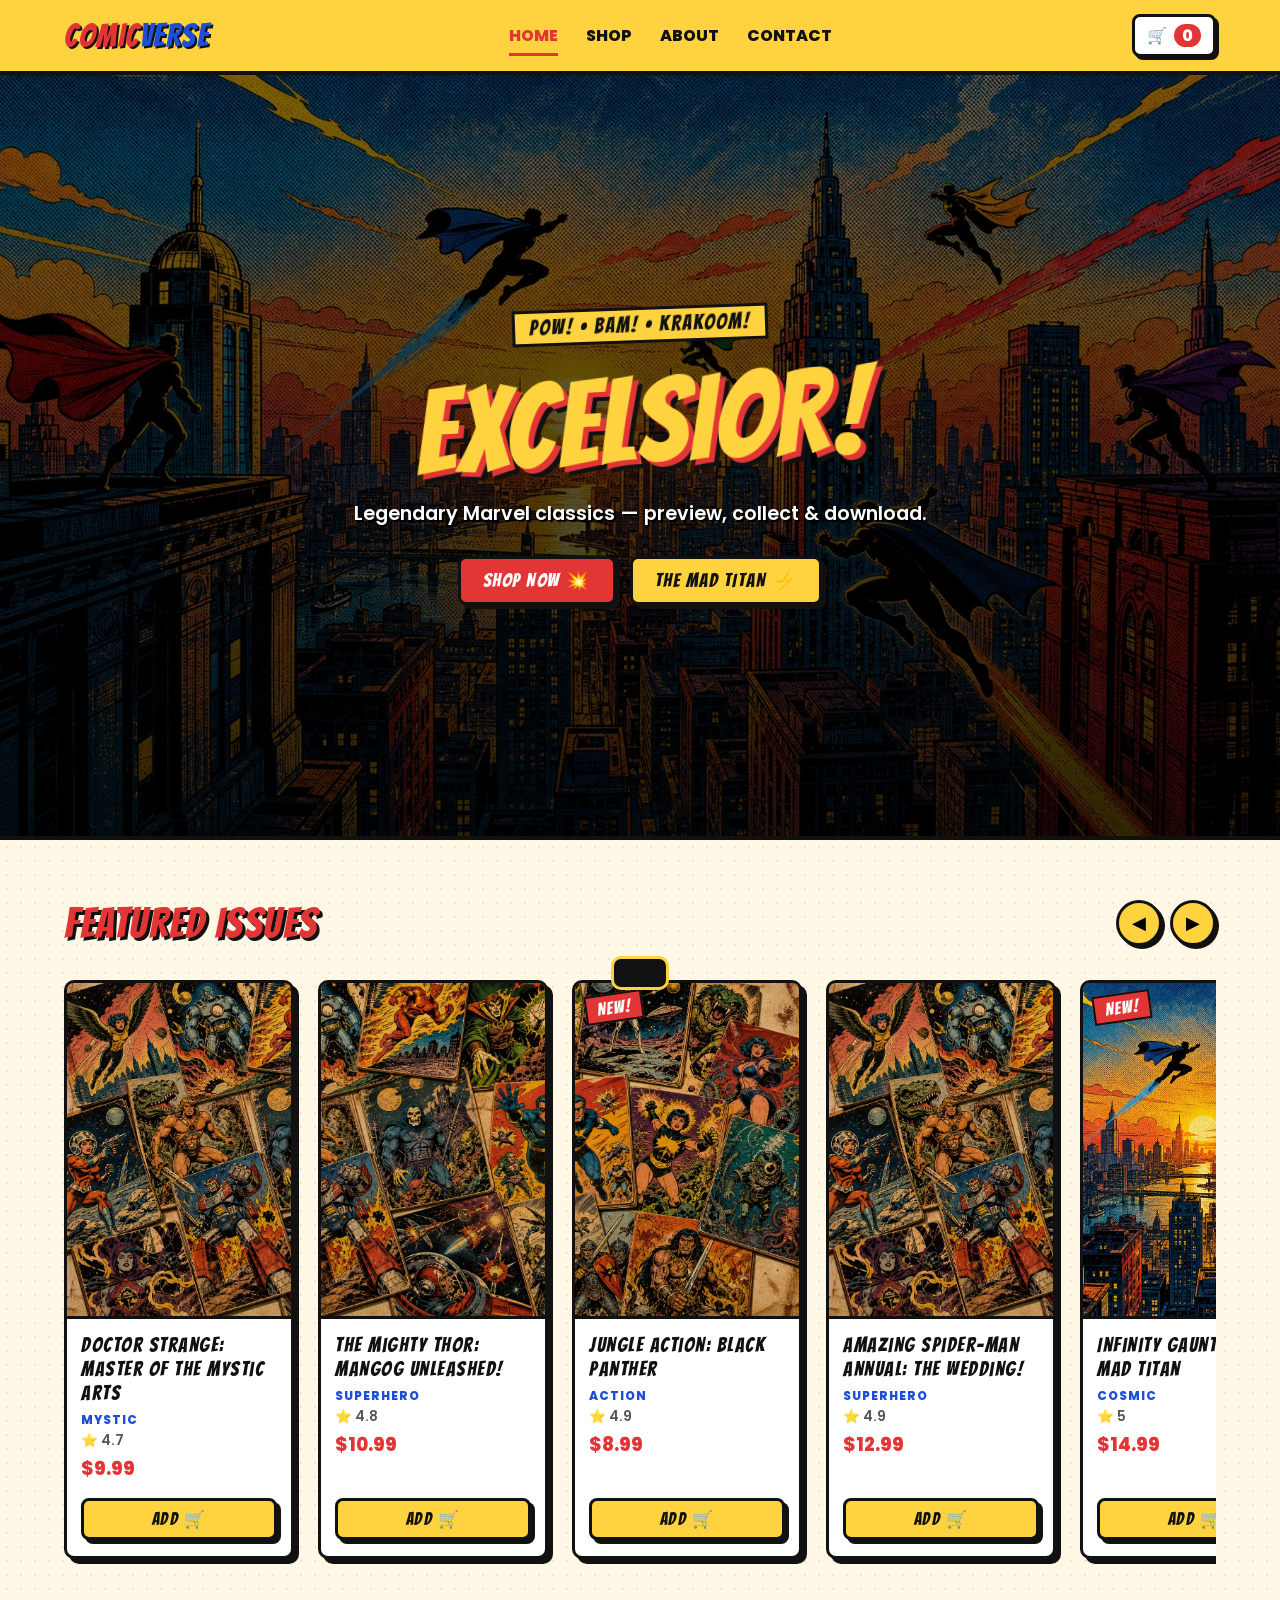
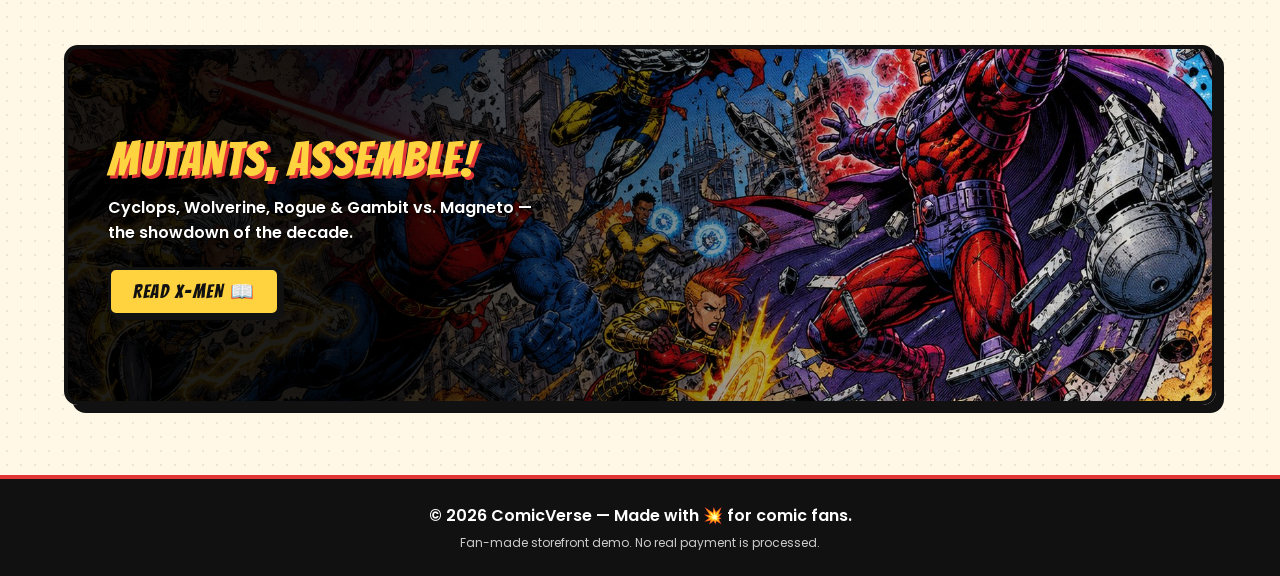
<file: index.html>
<!DOCTYPE html>
<html lang="en">
<head>
  <meta charset="UTF-8">
  <meta name="viewport" content="width=device-width, initial-scale=1.0">
  <meta name="theme-color" content="#ffd23f">
  <meta name="description" content="ComicVerse is a fan-made Marvel classics storefront demo where comic fans can browse, preview, collect, and download legendary issues.">
  <title>ComicVerse — Marvel Classics Store</title>
  <link rel="preconnect" href="https://fonts.googleapis.com">
  <link rel="preconnect" href="https://fonts.gstatic.com" crossorigin>
  <link href="https://fonts.googleapis.com/css2?family=Bangers&family=Poppins:wght@400;600;800&display=swap" rel="stylesheet">
  <link rel="stylesheet" href="https://unpkg.com/aos@2.3.4/dist/aos.css">
  <link rel="stylesheet" href="style.css">
</head>
<body>
<a class="skip-link" href="#main-content">Skip to content</a>

<!-- ================= NAVBAR ================= -->
<header class="navbar">
  <a href="#home" class="logo" aria-label="ComicVerse home">COMIC<span>VERSE</span></a>
  <nav class="nav-menu" id="nav-menu" aria-label="Main navigation">
    <a href="#home" class="nav-link">HOME</a>
    <a href="#shop" class="nav-link">SHOP</a>
    <a href="#about" class="nav-link">ABOUT</a>
    <a href="#contact" class="nav-link">CONTACT</a>
  </nav>
  <div class="nav-actions">
    <button type="button" class="cart-toggle" id="cart-toggle" aria-label="Open cart">🛒 <span id="cart-count">0</span></button>
    <button type="button" class="nav-toggle" id="nav-toggle" aria-label="Toggle menu" aria-controls="nav-menu" aria-expanded="false">☰</button>
  </div>
</header>

<main id="main-content">

  <!-- ================= HOME ================= -->
  <section class="page active" id="home" aria-labelledby="home-title">
    <div class="hero">
      <div class="hero-content" data-aos="zoom-in">
        <span class="hero-kicker">POW! • BAM! • KRAKOOM!</span>
        <h1 id="home-title">EXCELSIOR!</h1>
        <p>Legendary Marvel classics — preview, collect &amp; download.</p>
        <div class="hero-buttons">
          <a href="#shop" class="btn btn-primary">SHOP NOW 💥</a>
          <a href="#comic-8" class="btn btn-secondary">THE MAD TITAN ⚡</a>
        </div>
      </div>
    </div>

    <div class="section">
      <div class="section-head">
        <h2 class="section-title">FEATURED ISSUES</h2>
        <div class="carousel-controls" role="group" aria-label="Featured comic controls">
          <button type="button" id="featured-prev" aria-label="Previous featured comics">◀</button>
          <button type="button" id="featured-next" aria-label="Next featured comics">▶</button>
        </div>
      </div>
      <div class="featured-track" id="featured-track" aria-live="polite"></div>
    </div>

    <div class="banner-strip" data-aos="fade-up">
      <div class="banner-text">
        <h2>MUTANTS, ASSEMBLE!</h2>
        <p>Cyclops, Wolverine, Rogue &amp; Gambit vs. Magneto — the showdown of the decade.</p>
        <a href="#comic-12" class="btn btn-secondary">READ X-MEN 📖</a>
      </div>
    </div>
  </section>

  <!-- ================= SHOP ================= -->
  <section class="page" id="shop" aria-labelledby="shop-title">
    <div class="page-banner banner-shop">
      <h1 id="shop-title">THE COMIC VAULT</h1>
      <p>Every issue. Every hero. One shop.</p>
    </div>
    <div class="section">
      <div class="shop-filters" role="search">
        <label class="sr-only" for="search-input">Search comics</label>
        <input type="search" id="search-input" placeholder="🔍 Search comics..." autocomplete="off">
        <label class="sr-only" for="genre-filter">Filter by genre</label>
        <select id="genre-filter">
          <option value="all">All Genres</option>
          <option value="superhero">Superhero</option>
          <option value="action">Action</option>
          <option value="mystic">Mystic</option>
          <option value="cosmic">Cosmic</option>
          <option value="mutant">Mutant</option>
          <option value="collection">Collection</option>
        </select>
        <label class="sr-only" for="sort-filter">Sort comics</label>
        <select id="sort-filter">
          <option value="rating">Top Rated</option>
          <option value="new">Newest</option>
          <option value="price-low">Price: Low → High</option>
          <option value="price-high">Price: High → Low</option>
        </select>
      </div>
      <div class="comic-grid" id="shop-grid" aria-live="polite"></div>
    </div>
  </section>

  <!-- ================= COMIC DETAIL ================= -->
  <section class="page" id="detail" aria-labelledby="detail-title">
    <div class="section">
      <a href="#shop" class="back-link">← Back to shop</a>
      <div class="detail-grid">
        <div class="detail-cover-wrap">
          <span class="card-badge" id="detail-new-badge">NEW!</span>
          <div id="detail-cover"></div>
        </div>
        <div class="detail-info">
          <span class="genre-tag" id="detail-genre"></span>
          <h1 id="detail-title">COMIC DETAILS</h1>
          <p class="detail-author">by <span id="detail-author"></span></p>
          <p class="detail-rating">⭐ <span id="detail-rating"></span> / 5</p>
          <p class="detail-price" id="detail-price"></p>
          <p class="detail-synopsis" id="detail-synopsis"></p>
          <div class="detail-buttons">
            <button type="button" class="btn btn-outline" id="detail-view-btn">PREVIEW 📖</button>
            <button type="button" class="btn btn-secondary" id="detail-addcart-btn">ADD TO CART 🛒</button>
            <button type="button" class="btn btn-primary" id="detail-buy-btn">BUY NOW ⚡</button>
            <button type="button" class="btn btn-primary" id="detail-download-btn">DOWNLOAD ⬇</button>
          </div>
          <div class="download-wrap" id="detail-download-wrap">
            <div class="download-bar" aria-hidden="true"><div id="detail-download-bar"></div></div>
            <span id="detail-download-label" aria-live="polite">0%</span>
          </div>
        </div>
      </div>

      <h2 class="section-title related-title">YOU MAY ALSO LIKE</h2>
      <div class="comic-grid" id="detail-related"></div>
    </div>
  </section>

  <!-- ================= ABOUT ================= -->
  <section class="page" id="about" aria-labelledby="about-title">
    <div class="page-banner banner-about">
      <h1 id="about-title">OUR ORIGIN STORY</h1>
      <p>Born from a love of newsprint, ink and impossible heroes.</p>
    </div>
    <div class="section about-grid">
      <div class="about-text" data-aos="fade-right">
        <h2 class="section-title">WHO WE ARE</h2>
        <p>ComicVerse started as a dusty box of vintage issues in a garage. Today, it's a home for every fan who grew up with Spider-Man swinging, Thor thundering and the X-Men fighting for a world that fears them.</p>
        <p>We bring the golden and silver age back to life — preview any issue, buy it in one click and download it forever.</p>
        <ul class="about-stats">
          <li><strong>15+</strong><span>Classic Issues</span></li>
          <li><strong>40+</strong><span>Heroes</span></li>
          <li><strong>∞</strong><span>Adventures</span></li>
        </ul>
      </div>
      <div class="about-img" data-aos="fade-left">
        <img src="images/marvel-covers.jpg" alt="Original vintage-inspired comic covers" loading="lazy">
      </div>
    </div>
  </section>

  <!-- ================= CONTACT ================= -->
  <section class="page" id="contact" aria-labelledby="contact-title">
    <div class="page-banner banner-contact">
      <h1 id="contact-title">CALL THE HEROES!</h1>
      <p>Questions, requests or a villain problem? Send us a signal.</p>
    </div>
    <div class="section contact-grid">
      <form class="contact-form" id="contact-form" data-aos="fade-up">
        <label class="sr-only" for="contact-name">Your name</label>
        <input id="contact-name" type="text" placeholder="Your name" autocomplete="name" required>
        <label class="sr-only" for="contact-email">Your email</label>
        <input id="contact-email" type="email" placeholder="Your email" autocomplete="email" required>
        <label class="sr-only" for="contact-message">Your message</label>
        <textarea id="contact-message" rows="5" placeholder="Your message..." required></textarea>
        <button type="submit" class="btn btn-primary">SEND SIGNAL 📡</button>
      </form>
      <div class="contact-info" data-aos="fade-up" data-aos-delay="100">
        <div class="cover contact-cover">
          <img src="images/marvel-heroes.jpg" alt="Original comic hero artwork" loading="lazy">
        </div>
        <h3>HEADQUARTERS</h3>
        <p>📍 Avengers Tower, New York</p>
        <p>✉️ hello@comicverse.com</p>
        <p>📞 +1 (555) 616-1962</p>
      </div>
    </div>
  </section>
</main>

<footer class="footer">
  <p>© <span id="year"></span> ComicVerse — Made with 💥 for comic fans.</p>
  <p class="footer-note">Fan-made storefront demo. No real payment is processed.</p>
</footer>

<!-- ================= CART DRAWER ================= -->
<div class="cart-overlay" id="cart-overlay"></div>
<aside class="cart-drawer" id="cart-drawer" aria-labelledby="cart-title" inert>
  <div class="cart-header">
    <h3 id="cart-title">YOUR CART 🛒</h3>
    <button type="button" class="modal-close" id="cart-close" aria-label="Close cart">✕</button>
  </div>
  <div class="cart-items" id="cart-items"></div>
  <div class="cart-footer">
    <p class="cart-total-row">TOTAL: <span id="cart-total">$0.00</span></p>
    <button type="button" class="btn btn-primary" id="checkout-btn">CHECKOUT 💳</button>
  </div>
</aside>

<!-- ================= QUICK VIEW MODAL ================= -->
<div class="modal" id="quickview-modal" role="dialog" aria-modal="true" aria-label="Comic quick view" inert>
  <div class="modal-box">
    <button type="button" class="modal-close" data-close-modal="quickview-modal" aria-label="Close quick view">✕</button>
    <div class="quickview-grid" id="quickview-content"></div>
  </div>
</div>

<!-- ================= READER MODAL ================= -->
<div class="modal" id="reader-modal" role="dialog" aria-modal="true" aria-labelledby="reader-title" inert>
  <div class="modal-box reader-box">
    <div class="reader-header">
      <h3 id="reader-title">Comic preview</h3>
      <button type="button" class="modal-close" id="reader-close" aria-label="Close reader">✕</button>
    </div>
    <div class="reader-viewport" id="reader-viewport">
      <div class="reader-pages" id="reader-pages"></div>
    </div>
    <div class="reader-controls">
      <button type="button" class="btn btn-outline" id="reader-prev" aria-label="Previous page">◀</button>
      <span id="reader-indicator" aria-live="polite">1 / 1</span>
      <button type="button" class="btn btn-outline" id="reader-zoom" aria-label="Toggle zoom">🔍</button>
      <button type="button" class="btn btn-outline" id="reader-next" aria-label="Next page">▶</button>
    </div>
  </div>
</div>

<!-- ================= CHECKOUT MODAL ================= -->
<div class="modal" id="checkout-modal" role="dialog" aria-modal="true" aria-labelledby="checkout-title" inert>
  <div class="modal-box">
    <button type="button" class="modal-close" data-close-modal="checkout-modal" aria-label="Close checkout">✕</button>
    <h2 class="section-title" id="checkout-title">CHECKOUT 💳</h2>
    <p class="demo-notice"><strong>Demo checkout:</strong> no payment is processed or transmitted. Please use test details only.</p>
    <div class="checkout-items" id="checkout-items"></div>
    <p class="cart-total-row">TOTAL: <span id="checkout-total">$0.00</span></p>
    <form class="checkout-form" id="checkout-form" autocomplete="off">
      <label class="sr-only" for="checkout-name">Full name</label>
      <input id="checkout-name" type="text" placeholder="Full name" autocomplete="off" required>
      <label class="sr-only" for="checkout-email">Email</label>
      <input id="checkout-email" type="email" placeholder="Email" autocomplete="off" required>
      <label class="sr-only" for="checkout-card">Test card number</label>
      <input id="checkout-card" type="text" inputmode="numeric" placeholder="Test card number (16 digits)" pattern="[0-9 ]{16,19}" autocomplete="off" required>
      <div class="form-row">
        <div class="field-wrap">
          <label class="sr-only" for="checkout-expiry">Expiry date</label>
          <input id="checkout-expiry" type="text" inputmode="numeric" placeholder="MM/YY" pattern="(0[1-9]|1[0-2])\/[0-9]{2}" autocomplete="off" required>
        </div>
        <div class="field-wrap">
          <label class="sr-only" for="checkout-cvc">CVC</label>
          <input id="checkout-cvc" type="text" inputmode="numeric" placeholder="CVC" pattern="[0-9]{3,4}" autocomplete="off" required>
        </div>
      </div>
      <button type="submit" class="btn btn-primary">COMPLETE DEMO ORDER ⚡</button>
    </form>
  </div>
</div>

<div class="toast" id="toast" role="status" aria-live="polite"></div>

<script src="https://cdnjs.cloudflare.com/ajax/libs/gsap/3.12.5/gsap.min.js" defer></script>
<script src="https://unpkg.com/aos@2.3.4/dist/aos.js" defer></script>
<script src="script.js" defer></script>
</body>
</html>
</file>
<file: style.css>
/* ================= VARIABLES & RESET ================= */
:root{
  --red:#e23636;
  --yellow:#ffd23f;
  --blue:#1d4ed8;
  --ink:#111;
  --paper:#fff8e7;
  --shadow:5px 5px 0 var(--ink);
}
*{margin:0;padding:0;box-sizing:border-box}
html{scroll-behavior:smooth}
body{
  min-width:320px;
  font-family:'Poppins',sans-serif;
  color:var(--ink);
  background-color:var(--paper);
  background-image:radial-gradient(rgba(0,0,0,.07) 1px, transparent 1px);
  background-size:14px 14px;
  overflow-x:hidden;
}
body.no-scroll{overflow:hidden}
img{display:block;max-width:100%}
a{color:inherit;text-decoration:none}
button,input,select,textarea{font:inherit}
button{cursor:pointer}
h1,h2,h3,.logo,.btn{font-family:'Bangers',cursive;letter-spacing:1.5px;font-weight:400}
button:focus-visible,a:focus-visible,input:focus-visible,select:focus-visible,textarea:focus-visible{
  outline:4px solid #fff;
  box-shadow:0 0 0 7px var(--blue);
}
.sr-only{
  position:absolute!important;
  width:1px!important;height:1px!important;
  padding:0!important;margin:-1px!important;
  overflow:hidden!important;clip:rect(0,0,0,0)!important;
  white-space:nowrap!important;border:0!important;
}
.skip-link{
  position:fixed;top:8px;left:8px;z-index:1000;
  transform:translateY(-160%);
  padding:10px 16px;background:#fff;color:var(--ink);
  border:3px solid var(--ink);box-shadow:3px 3px 0 var(--ink);
  font-weight:800;
}
.skip-link:focus{transform:none}

/* ================= COVER (CROP SYSTEM) ================= */
.cover{
  position:relative;
  overflow:hidden;
  aspect-ratio:2/3;
  background:#1a1a1a;
}
.cover img{
  position:absolute;
  inset:0;
  width:100%;
  height:100%;
  object-fit:cover;
  object-position:var(--pos-x, 50%) var(--pos-y, 50%);
  transition:filter .3s;
}

/* ================= NAVBAR ================= */
.navbar{
  position:sticky;top:0;z-index:100;
  display:flex;align-items:center;justify-content:space-between;
  padding:14px 5%;
  background:var(--yellow);
  border-bottom:4px solid var(--ink);
}
.logo{font-size:2rem;color:var(--red);text-shadow:2px 2px 0 var(--ink)}
.logo span{color:var(--blue)}
.nav-menu{display:flex;gap:28px}
.nav-link{font-weight:800;position:relative;padding:4px 0;transition:color .2s}
.nav-link:hover,.nav-link.active-link{color:var(--red)}
.nav-link.active-link::after{
  content:'';position:absolute;left:0;bottom:-4px;
  width:100%;height:3px;background:var(--red);
}
.nav-actions{display:flex;gap:10px}
.cart-toggle,.nav-toggle{
  background:#fff;border:3px solid var(--ink);border-radius:8px;
  box-shadow:3px 3px 0 var(--ink);
  padding:6px 12px;font-weight:800;font-size:1rem;
}
#cart-count{background:var(--red);color:#fff;border-radius:20px;padding:0 8px;margin-left:4px}
.nav-toggle{display:none}

/* ================= PAGES ================= */
.page{display:none}
.page.active{display:block;animation:pageIn .4s ease}
@keyframes pageIn{from{opacity:0;transform:translateY(12px)}to{opacity:1;transform:none}}
.section{padding:60px 5%}
.section-head{display:flex;justify-content:space-between;align-items:center;gap:16px;flex-wrap:wrap}
.section-title{
  font-size:2.6rem;color:var(--red);
  text-shadow:3px 3px 0 var(--ink);
  margin-bottom:24px;
}

/* ================= BUTTONS ================= */
.btn{
  display:inline-block;
  padding:10px 22px;
  font-size:1.2rem;
  border:3px solid var(--ink);border-radius:8px;
  box-shadow:4px 4px 0 var(--ink);
  transition:transform .15s,box-shadow .15s;
  text-align:center;
}
.btn:hover{transform:translate(-2px,-2px);box-shadow:6px 6px 0 var(--ink)}
.btn:active{transform:translate(2px,2px);box-shadow:1px 1px 0 var(--ink)}
.btn:disabled{opacity:.6;cursor:not-allowed}
.btn-primary{background:var(--red);color:#fff}
.btn-secondary{background:var(--yellow);color:var(--ink)}
.btn-outline{background:#fff;color:var(--ink)}

/* ================= HERO ================= */
.hero{
  min-height:85vh;
  display:flex;align-items:center;justify-content:center;
  text-align:center;color:#fff;padding:40px 5%;
  background:
    linear-gradient(rgba(0,0,0,.5),rgba(0,0,0,.8)),
    url('images/marvel-heroes.jpg') center 25% / cover no-repeat;
  border-bottom:4px solid var(--ink);
}
.hero-content{max-width:900px}
.hero-kicker{
  display:inline-block;
  font-family:'Bangers',cursive;font-size:1.3rem;letter-spacing:2px;
  background:var(--yellow);color:var(--ink);
  padding:4px 14px;border:3px solid var(--ink);
  transform:rotate(-2deg);
}
.hero h1{
  font-size:clamp(3.5rem,11vw,7.5rem);
  color:var(--yellow);
  text-shadow:5px 5px 0 var(--red),9px 9px 0 var(--ink);
  transform:rotate(-3deg);
  margin:14px 0;
}
.hero p{font-size:1.2rem;font-weight:600;margin-bottom:28px;text-shadow:2px 2px 0 #000}
.hero-buttons{display:flex;gap:14px;justify-content:center;flex-wrap:wrap}

/* ================= FEATURED CAROUSEL ================= */
.carousel-controls{display:flex;gap:8px;margin-bottom:24px}
.carousel-controls button{
  width:46px;height:46px;font-size:1.1rem;
  background:var(--yellow);border:3px solid var(--ink);border-radius:50%;
  box-shadow:3px 3px 0 var(--ink);
}
.featured-track{
  display:flex;gap:24px;
  overflow-x:auto;scroll-snap-type:x mandatory;
  padding:10px 8px 26px;
  scrollbar-width:thin;
}
.featured-track .comic-card{flex:0 0 230px;scroll-snap-align:start}

/* ================= X-MEN BANNER ================= */
.banner-strip{
  margin:0 5% 70px;min-height:360px;
  display:flex;align-items:center;padding:40px;
  color:#fff;border:4px solid var(--ink);border-radius:14px;
  box-shadow:8px 8px 0 var(--ink);
  background:
    linear-gradient(90deg,rgba(0,0,0,.88) 25%,rgba(0,0,0,.05) 75%),
    url('images/xmen-battle.jpg') center / cover no-repeat;
}
.banner-text{max-width:440px}
.banner-text h2{font-size:3rem;color:var(--yellow);text-shadow:3px 3px 0 var(--red)}
.banner-text p{margin:10px 0 22px;font-weight:600;text-shadow:1px 1px 2px #000}

/* ================= PAGE BANNERS ================= */
.page-banner{
  padding:80px 5%;text-align:center;color:#fff;
  border-bottom:4px solid var(--ink);
  background-size:cover;background-repeat:no-repeat;background-position:center;
}
.page-banner h1{
  font-size:clamp(2.6rem,7vw,4.8rem);
  color:var(--yellow);
  text-shadow:4px 4px 0 var(--red),7px 7px 0 var(--ink);
}
.page-banner p{font-weight:600;font-size:1.1rem;margin-top:8px;text-shadow:2px 2px 0 #000}
.banner-shop{background-image:linear-gradient(rgba(0,0,0,.65),rgba(0,0,0,.65)),url('images/marvel-covers.jpg');background-position:center 30%}
.banner-about{background-image:linear-gradient(rgba(0,0,0,.6),rgba(0,0,0,.6)),url('images/xmen-battle.jpg')}
.banner-contact{background-image:linear-gradient(rgba(0,0,0,.6),rgba(0,0,0,.6)),url('images/marvel-heroes.jpg');background-position:center 75%}

/* ================= SHOP FILTERS ================= */
.shop-filters{display:flex;flex-wrap:wrap;gap:12px;margin-bottom:34px}
.shop-filters input,.shop-filters select{
  padding:11px 14px;font-family:inherit;font-weight:600;font-size:.95rem;
  border:3px solid var(--ink);border-radius:8px;
  box-shadow:3px 3px 0 var(--ink);background:#fff;color:var(--ink);
}
.shop-filters input{flex:1;min-width:220px}

/* ================= COMIC CARD ================= */
.comic-grid{display:grid;grid-template-columns:repeat(auto-fill,minmax(210px,1fr));gap:28px}
.comic-card{
  position:relative;
  display:flex;flex-direction:column;
  background:#fff;
  border:3px solid var(--ink);border-radius:10px;
  box-shadow:var(--shadow);
  overflow:hidden;
  transition:transform .2s;
}
.comic-card:hover{transform:translateY(-6px) rotate(-1deg)}
.comic-card:hover .cover img{filter:saturate(1.35) contrast(1.1)}
.comic-card .cover{border-bottom:3px solid var(--ink)}
.card-badge{
  position:absolute;top:10px;left:10px;z-index:3;
  background:var(--red);color:#fff;
  font-family:'Bangers',cursive;letter-spacing:1px;font-size:1.1rem;
  padding:3px 10px;border:2px solid var(--ink);
  transform:rotate(-8deg);
}
.quickview-overlay{
  position:absolute;top:0;left:0;right:0;aspect-ratio:2/3;z-index:2;
  display:flex;align-items:center;justify-content:center;
  background:rgba(0,0,0,.45);
  opacity:0;transition:opacity .25s;
  pointer-events:none;
}
.comic-card:hover .quickview-overlay,.comic-card:focus-within .quickview-overlay{opacity:1}
.quickview-btn{
  pointer-events:auto;
  font-family:'Bangers',cursive;font-size:1.1rem;letter-spacing:1px;
  background:var(--yellow);border:3px solid var(--ink);border-radius:6px;
  padding:8px 14px;box-shadow:3px 3px 0 var(--ink);
}
.card-body{padding:14px 14px 6px;flex:1}
.card-body h3{font-size:1.25rem;line-height:1.2}
.card-body h3 a:hover{color:var(--red)}
.card-genre{font-size:.75rem;font-weight:800;color:var(--blue);margin:6px 0 2px;letter-spacing:1px}
.card-rating{font-size:.85rem;font-weight:600;color:#555}
.card-price{font-weight:800;color:var(--red);font-size:1.15rem;margin-top:4px}
.card-actions{padding:10px 14px 16px}
.card-actions .btn{width:100%;font-size:1.05rem;padding:8px}

/* ================= DETAIL PAGE ================= */
.back-link{display:inline-block;font-weight:800;margin-bottom:26px}
.back-link:hover{color:var(--red)}
.detail-grid{display:grid;grid-template-columns:minmax(240px,380px) 1fr;gap:48px;align-items:start}
.detail-cover-wrap{position:relative}
.detail-cover-wrap .cover{
  border:4px solid var(--ink);border-radius:10px;
  box-shadow:10px 10px 0 var(--ink);
}
.genre-tag{
  display:inline-block;background:var(--blue);color:#fff;
  font-weight:800;font-size:.8rem;letter-spacing:1px;text-transform:uppercase;
  padding:4px 12px;border-radius:20px;border:2px solid var(--ink);
}
.detail-info h1{font-size:clamp(2.2rem,5vw,3.4rem);margin:12px 0 6px;line-height:1.05}
.detail-author{color:#555;font-weight:600}
.detail-rating{font-weight:800;margin:8px 0}
.detail-price{font-size:2rem;font-weight:800;color:var(--red)}
.detail-synopsis{margin:16px 0 24px;line-height:1.7;max-width:600px}
.detail-buttons{display:flex;flex-wrap:wrap;gap:12px}
.download-wrap{display:none;align-items:center;gap:12px;margin-top:18px;max-width:420px}
.download-bar{flex:1;height:18px;background:#fff;border:3px solid var(--ink);border-radius:10px;overflow:hidden}
.download-bar>div{width:0;height:100%;background:repeating-linear-gradient(45deg,var(--red) 0 10px,#ff6b6b 10px 20px);transition:width .2s}
.related-title{margin-top:70px}

/* ================= ABOUT ================= */
.about-grid{display:grid;grid-template-columns:1fr 1fr;gap:50px;align-items:center}
.about-text p{line-height:1.8;margin-bottom:14px}
.about-stats{list-style:none;display:flex;gap:16px;margin-top:24px;flex-wrap:wrap}
.about-stats li{
  flex:1;min-width:110px;text-align:center;
  background:var(--yellow);border:3px solid var(--ink);border-radius:10px;
  box-shadow:4px 4px 0 var(--ink);padding:14px;
}
.about-stats strong{display:block;font-family:'Bangers',cursive;font-size:2.2rem;color:var(--red)}
.about-stats span{font-weight:600;font-size:.85rem}
.about-img img{
  width:100%;height:480px;object-fit:cover;object-position:top;
  border:4px solid var(--ink);border-radius:12px;
  box-shadow:10px 10px 0 var(--ink);transform:rotate(2deg);
}

/* ================= CONTACT ================= */
.contact-grid{display:grid;grid-template-columns:1.4fr 1fr;gap:40px;align-items:start}
.contact-form,.checkout-form{display:flex;flex-direction:column;gap:14px}
.contact-form input,.contact-form textarea,.checkout-form input{
  width:100%;
  padding:12px 14px;font-family:inherit;font-size:1rem;
  border:3px solid var(--ink);border-radius:8px;background:#fff;color:var(--ink);
  box-shadow:3px 3px 0 var(--ink);
}
.contact-form textarea{resize:vertical}
.contact-info{
  background:#fff;border:3px solid var(--ink);border-radius:12px;
  box-shadow:var(--shadow);padding:20px;
}
.contact-info .cover{border:3px solid var(--ink);border-radius:8px;margin-bottom:16px;aspect-ratio:4/3}
.contact-cover img{object-position:38% 50%}
.contact-info h3{font-size:1.8rem;color:var(--red);margin-bottom:8px}
.contact-info p{font-weight:600;margin:6px 0}

/* ================= FOOTER ================= */
.footer{
  background:var(--ink);color:#fff;text-align:center;
  padding:24px 5%;border-top:4px solid var(--red);font-weight:600;
}
.footer-note{margin-top:6px;color:#ccc;font-size:.75rem;font-weight:400}

/* ================= CART DRAWER ================= */
.cart-overlay{
  position:fixed;inset:0;z-index:200;
  background:rgba(0,0,0,.55);
  opacity:0;visibility:hidden;transition:.3s;
}
.cart-overlay.active{opacity:1;visibility:visible}
.cart-drawer{
  position:fixed;top:0;right:0;z-index:210;
  width:min(390px,92vw);height:100%;
  display:flex;flex-direction:column;
  background:var(--paper);border-left:4px solid var(--ink);
  transform:translateX(105%);transition:transform .35s ease;
}
.cart-drawer.open{transform:none}
.cart-header{display:flex;justify-content:space-between;align-items:center;padding:18px 20px;background:var(--yellow);border-bottom:3px solid var(--ink)}
.cart-header h3{font-size:1.7rem}
.cart-items{flex:1;overflow-y:auto;padding:16px 20px}
.cart-footer{padding:18px 20px;border-top:3px solid var(--ink);background:#fff}
.cart-footer .btn{width:100%}
.cart-total-row{font-weight:800;font-size:1.2rem;margin:10px 0 14px}
.cart-total-row span{color:var(--red)}
.cart-item{
  display:flex;gap:14px;align-items:center;
  background:#fff;border:3px solid var(--ink);border-radius:8px;
  padding:10px;margin-bottom:12px;box-shadow:3px 3px 0 var(--ink);
}
.cart-item .cover{width:64px;flex-shrink:0;border:2px solid var(--ink);border-radius:4px}
.cart-item-info{min-width:0}
.cart-item-info h4{font-size:.95rem;line-height:1.25}
.cart-item-info p{font-weight:800;color:var(--red);margin:4px 0}
.qty-controls{display:flex;align-items:center;gap:10px;margin:6px 0}
.qty-controls button{width:28px;height:28px;font-weight:800;background:var(--yellow);border:2px solid var(--ink);border-radius:6px}
.remove-item{background:none;border:none;color:#666;font-weight:600;font-size:.8rem;text-decoration:underline}
.remove-item:hover{color:var(--red)}

/* ================= MODALS ================= */
.modal{
  position:fixed;inset:0;z-index:300;
  display:flex;align-items:center;justify-content:center;
  padding:20px;background:rgba(0,0,0,.7);
  opacity:0;visibility:hidden;transition:.25s;
}
.modal.open{opacity:1;visibility:visible}
.modal-box{
  position:relative;
  width:100%;max-width:760px;max-height:92vh;overflow-y:auto;
  background:var(--paper);
  border:4px solid var(--ink);border-radius:14px;
  box-shadow:10px 10px 0 var(--ink);
  padding:28px;
  transform:scale(.9);transition:transform .25s;
}
.modal.open .modal-box{transform:scale(1)}
.modal-close{
  position:absolute;top:12px;right:12px;z-index:5;
  width:38px;height:38px;font-size:1.1rem;font-weight:800;
  background:var(--red);color:#fff;
  border:3px solid var(--ink);border-radius:50%;
}
.cart-header .modal-close,.reader-header .modal-close{position:static}
.quickview-grid{display:grid;grid-template-columns:240px 1fr;gap:26px;align-items:start}
.quickview-grid .cover{border:3px solid var(--ink);border-radius:8px;box-shadow:5px 5px 0 var(--ink)}
.quickview-grid h2{font-size:2.1rem;line-height:1.1;padding-right:40px}
.checkout-items{margin-bottom:6px}
.demo-notice{
  margin:-10px 0 20px;padding:10px 12px;
  background:#fff3bf;border:2px solid var(--ink);border-radius:8px;
  font-size:.86rem;line-height:1.5;
}
.form-row{display:flex;gap:12px}
.field-wrap{flex:1;min-width:0}

/* ================= READER ================= */
.reader-box{max-width:620px;padding:20px}
.reader-header{display:flex;justify-content:space-between;align-items:center;gap:12px;margin-bottom:14px}
.reader-header h3{font-size:1.6rem}
.reader-viewport{
  perspective:1400px;
  background:#222;border:3px solid var(--ink);border-radius:10px;
  padding:18px;height:62vh;overflow:auto;
}
.reader-page{justify-content:center;width:100%;transform-style:preserve-3d}
.page-inner{
  position:relative;width:100%;max-width:360px;
  background:#fff;border:3px solid var(--ink);border-radius:6px;padding:12px;
  transition:max-width .3s;
}
.reader-viewport.zoomed .reader-page{justify-content:flex-start}
.reader-viewport.zoomed .page-inner{max-width:none;width:180%}
.page-num{
  position:absolute;top:-2px;right:-2px;z-index:3;
  background:var(--red);color:#fff;font-weight:800;font-size:.75rem;
  padding:3px 10px;border:2px solid var(--ink);
}
.page-inner .cover{border:2px solid var(--ink)}
.page-full{width:100%;border:2px solid var(--ink)}
.page-text{
  display:flex;align-items:center;justify-content:center;text-align:center;
  min-height:420px;padding:30px;
  font-family:'Bangers',cursive;font-size:1.9rem;letter-spacing:1px;line-height:1.3;
  background:var(--yellow);
  background-image:radial-gradient(rgba(0,0,0,.12) 2px,transparent 2px);
  background-size:12px 12px;
  border:2px solid var(--ink);
}
.reader-controls{display:flex;justify-content:center;align-items:center;gap:12px;margin-top:16px}
.reader-controls span{font-weight:800;min-width:60px;text-align:center}

/* ================= TOAST ================= */
.toast{
  position:fixed;left:50%;bottom:30px;z-index:400;
  transform:translate(-50%,120px);
  background:var(--ink);color:var(--yellow);
  font-weight:800;padding:14px 26px;
  border:3px solid var(--yellow);border-radius:10px;
  transition:transform .35s cubic-bezier(.2,1.4,.4,1);
}
.toast.show{transform:translate(-50%,0)}

/* ================= SHAKE ================= */
.shake-now{animation:shake .5s}
@keyframes shake{
  0%,100%{transform:rotate(0)}
  20%{transform:rotate(-12deg)}
  40%{transform:rotate(10deg)}
  60%{transform:rotate(-8deg)}
  80%{transform:rotate(6deg)}
}

/* ================= RESPONSIVE ================= */
@media (max-width:900px){
  .detail-grid,.about-grid,.contact-grid{grid-template-columns:1fr}
  .detail-cover-wrap{max-width:340px}
  .about-img img{height:360px}
}
@media (max-width:768px){
  .nav-toggle{display:block}
  .nav-menu{
    position:absolute;top:100%;left:0;right:0;
    flex-direction:column;gap:0;
    background:var(--yellow);border-bottom:4px solid var(--ink);
    max-height:0;overflow:hidden;transition:max-height .3s;
  }
  .nav-menu.open{max-height:320px}
  .nav-link{padding:14px 5%;border-top:2px solid rgba(0,0,0,.1)}
  .nav-link.active-link::after{display:none}
  .quickview-grid{grid-template-columns:1fr}
  .quickview-grid .cover{max-width:240px}
  .banner-strip{padding:26px;background-position:65% center}
  .section-title{font-size:2.1rem}
  .comic-grid{grid-template-columns:repeat(auto-fill,minmax(160px,1fr));gap:18px}
}
@media (max-width:480px){
  .navbar{padding:10px 4%}
  .logo{font-size:1.55rem}
  .cart-toggle,.nav-toggle{padding:5px 8px}
  .section{padding:44px 4%}
  .hero{min-height:76vh}
  .hero h1{text-shadow:3px 3px 0 var(--red),6px 6px 0 var(--ink)}
  .banner-strip{margin:0 4% 52px;min-height:320px}
  .banner-text h2{font-size:2.35rem}
  .comic-grid{grid-template-columns:repeat(2,minmax(0,1fr));gap:12px}
  .comic-card{box-shadow:3px 3px 0 var(--ink)}
  .card-body{padding:10px 10px 4px}
  .card-body h3{font-size:1.05rem}
  .card-actions{padding:8px 10px 12px}
  .modal{padding:10px}
  .modal-box{padding:20px;box-shadow:6px 6px 0 var(--ink)}
  .reader-box{padding:12px}
  .reader-viewport{padding:8px;height:58vh}
  .reader-controls{gap:7px}
  .reader-controls .btn{padding:7px 13px}
  .form-row{flex-direction:column}
}
@media (prefers-reduced-motion:reduce){
  html{scroll-behavior:auto}
  *,*::before,*::after{animation-duration:.01ms!important;animation-iteration-count:1!important;transition-duration:.01ms!important;scroll-behavior:auto!important}
}
</file>
